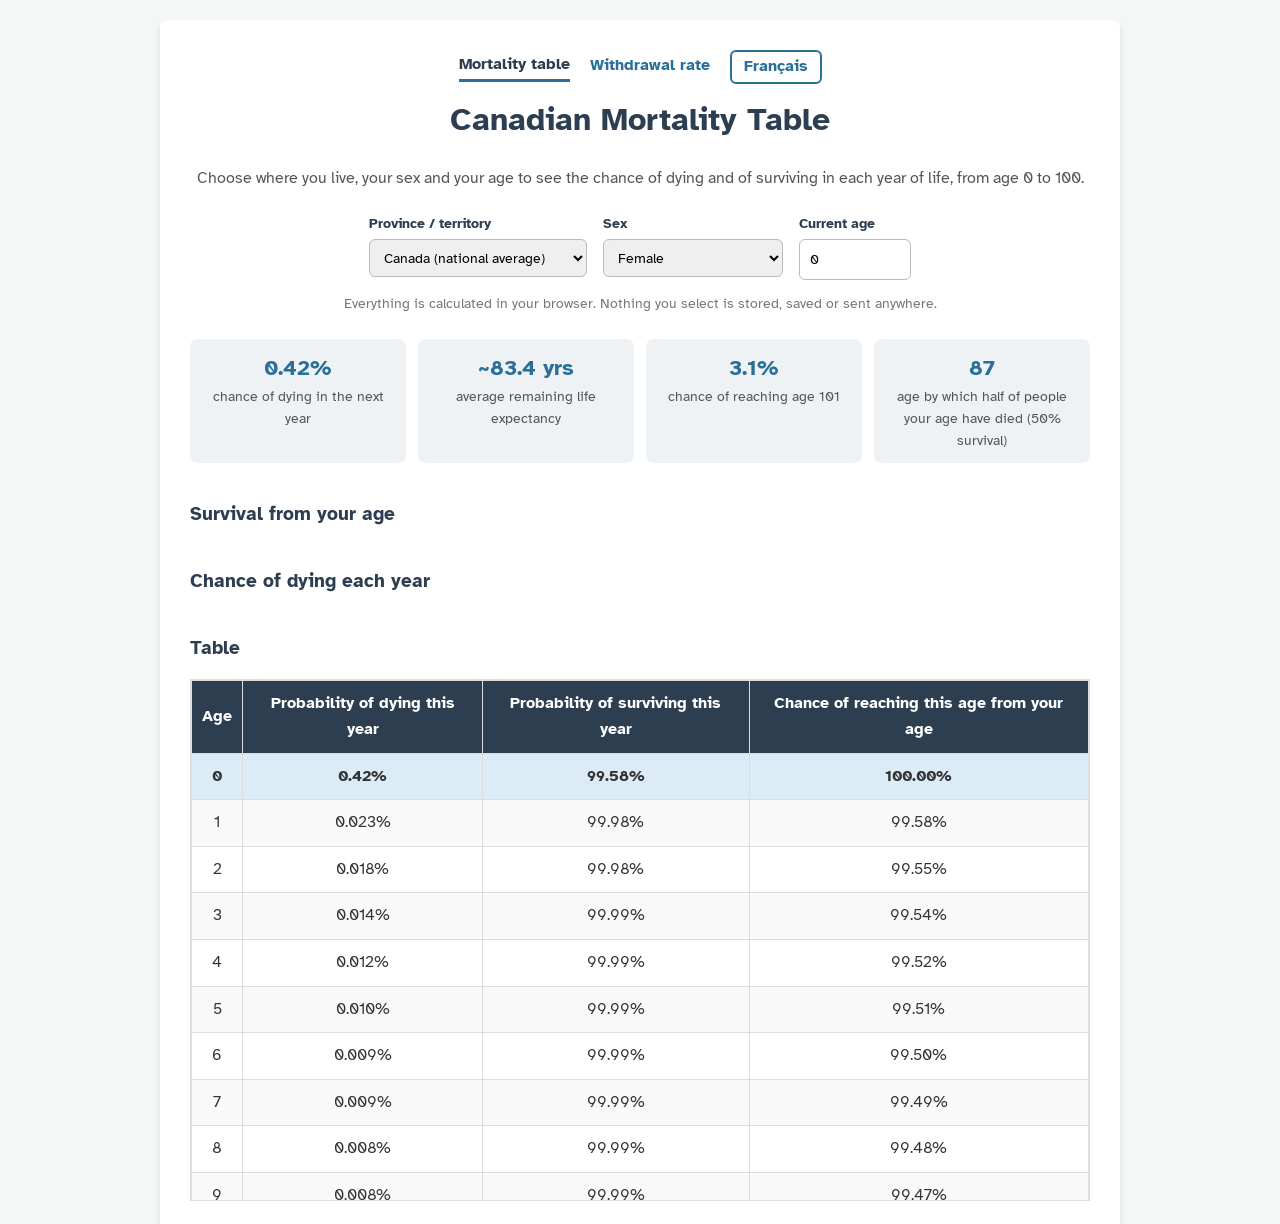
<file: index.html>
<!DOCTYPE html>
<html lang="en-CA">
<head>
    <meta charset="UTF-8">
    <meta name="viewport" content="width=device-width, initial-scale=1.0">
    <title>Canadian Mortality Table</title>
    <link rel="stylesheet" href="styles.css">
</head>
<body>
<div class="container">
    <nav class="nav">
        <a href="index.html" class="nav-link active" data-i18n="nav.table">Mortality table</a>
        <a href="withdrawal.html" class="nav-link" data-i18n="nav.withdrawal">Withdrawal rate</a>
        <button type="button" id="langToggle" class="lang-toggle">Français</button>
    </nav>
    <h1 data-i18n="i.title">Canadian Mortality Table</h1>
    <p class="lead" data-i18n="i.lead"></p>

    <form id="controls" onsubmit="return false">
        <label><span data-i18n="geo"></span>
            <select id="geo"></select>
        </label>
        <label><span data-i18n="sex"></span>
            <select id="sex">
                <option value="female" data-i18n="female">Female</option>
                <option value="male" data-i18n="male">Male</option>
            </select>
        </label>
        <label><span data-i18n="age"></span>
            <input id="age" type="number" min="0" max="100" step="1" value="0">
        </label>
    </form>
    <p class="privacy" data-i18n="privacy.sel"></p>
    <p id="note" class="note" hidden></p>

    <div id="summary" class="summary"></div>

    <h2 data-i18n="i.h1"></h2>
    <div id="chartSurvival" class="chart"></div>
    <h2 data-i18n="i.h2"></h2>
    <div id="chartQ" class="chart"></div>

    <h2 data-i18n="i.h3"></h2>
    <div class="table-wrap">
        <table id="mortalityTable">
            <thead>
                <tr>
                    <th data-i18n="i.th1"></th>
                    <th data-i18n="i.th2"></th>
                    <th data-i18n="i.th3"></th>
                    <th data-i18n="i.th4"></th>
                </tr>
            </thead>
            <tbody></tbody>
        </table>
    </div>

    <div class="sources">
        <h3 data-i18n="src.h"></h3>
        <p data-i18n-html="i.src1"></p>
        <p data-i18n-html="i.src2"></p>
        <p data-i18n-html="i.src3"></p>
        <p data-i18n-html="font"></p>
    </div>
</div>
<script src="https://d3js.org/d3.v7.min.js"></script>
<script src="i18n.js"></script>
<script src="script.js"></script>
</body>
</html>
</file>
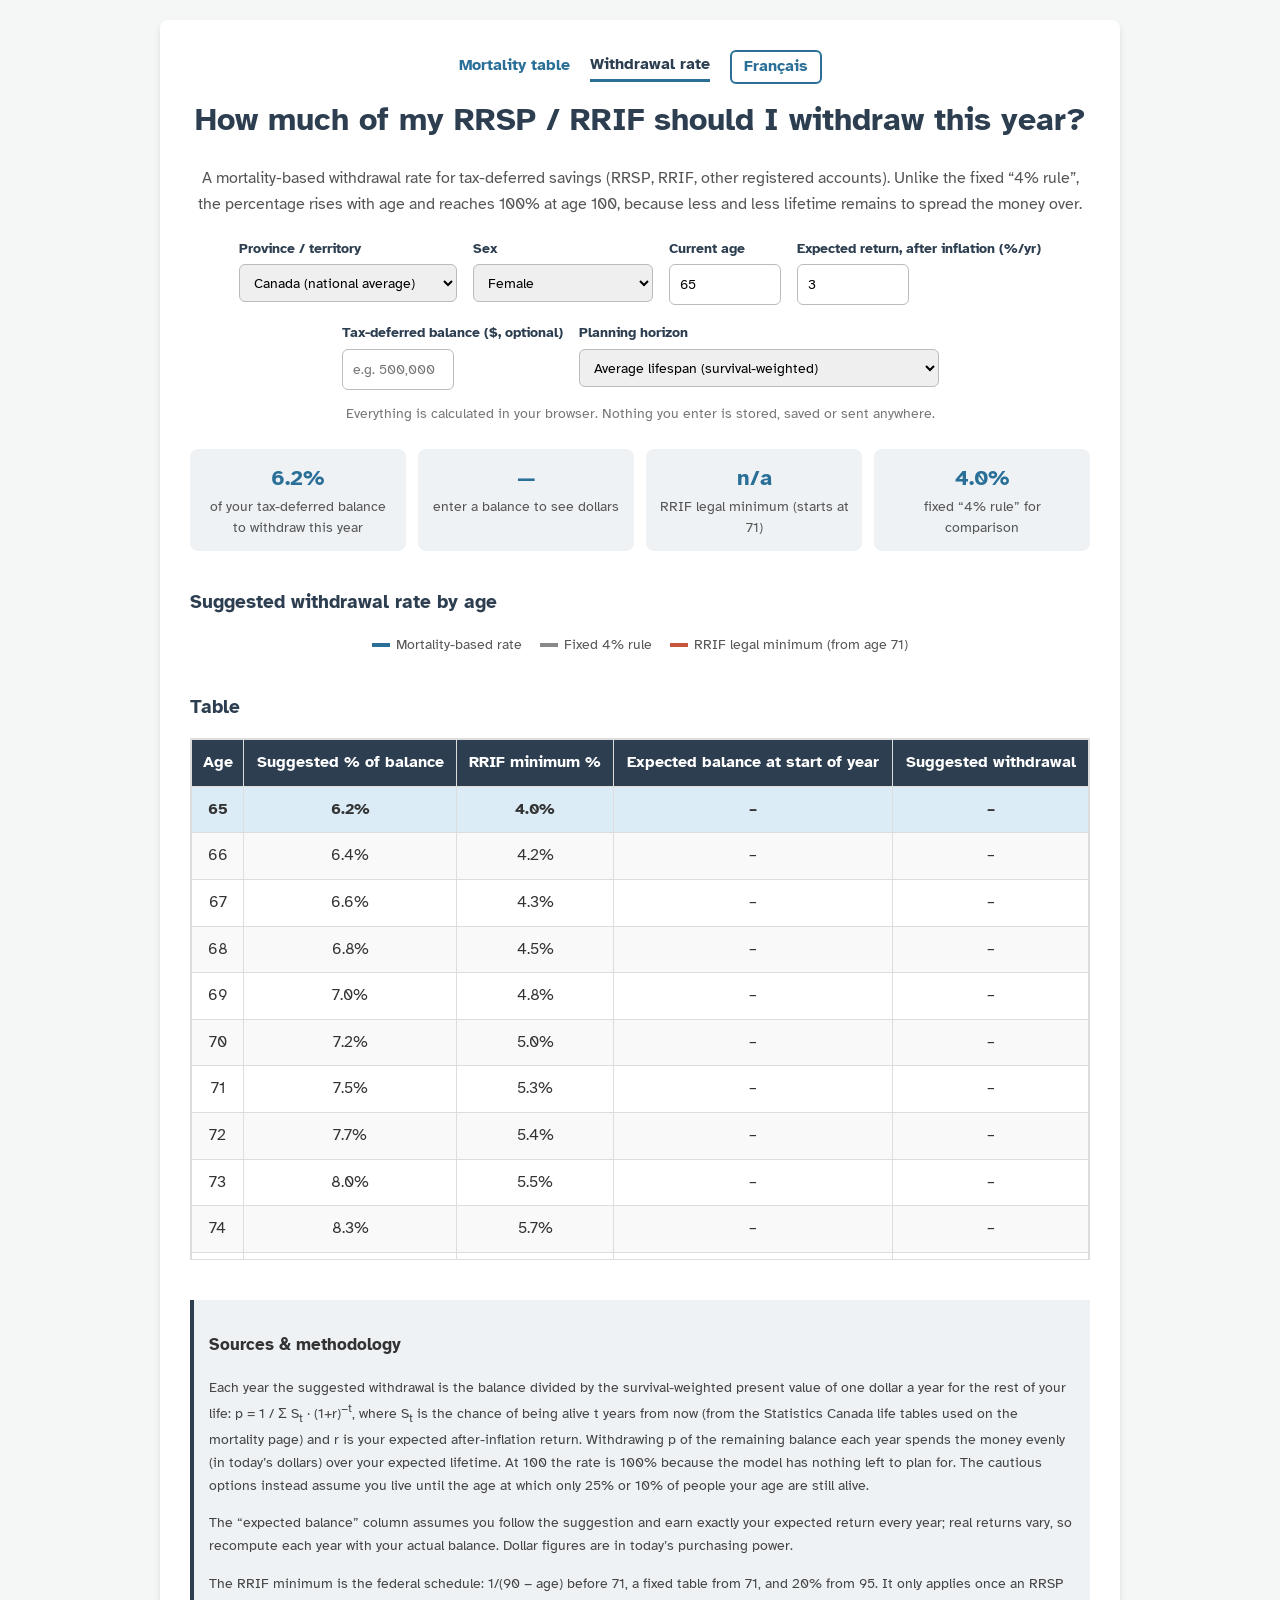
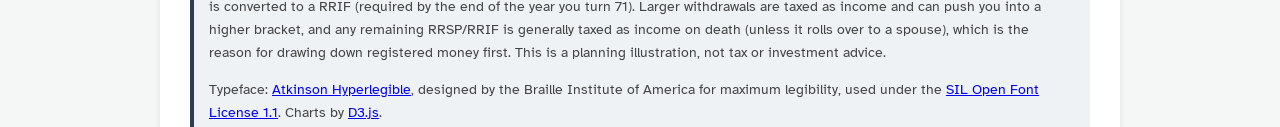
<file: withdrawal.html>
<!DOCTYPE html>
<html lang="en-CA">
<head>
    <meta charset="UTF-8">
    <meta name="viewport" content="width=device-width, initial-scale=1.0">
    <title>Tax-Deferred Withdrawal Rate by Age</title>
    <link rel="stylesheet" href="styles.css">
</head>
<body>
<div class="container">
    <nav class="nav">
        <a href="index.html" class="nav-link" data-i18n="nav.table">Mortality table</a>
        <a href="withdrawal.html" class="nav-link active" data-i18n="nav.withdrawal">Withdrawal rate</a>
        <button type="button" id="langToggle" class="lang-toggle">Français</button>
    </nav>
    <h1 data-i18n="w.title">How much of my RRSP / RRIF should I withdraw this year?</h1>
    <p class="lead" data-i18n-html="w.lead"></p>

    <form id="controls" onsubmit="return false">
        <label><span data-i18n="geo"></span>
            <select id="geo"></select>
        </label>
        <label><span data-i18n="sex"></span>
            <select id="sex">
                <option value="female" data-i18n="female">Female</option>
                <option value="male" data-i18n="male">Male</option>
            </select>
        </label>
        <label><span data-i18n="age"></span>
            <input id="age" type="number" min="0" max="100" step="1" value="65">
        </label>
        <label><span data-i18n="w.ret"></span>
            <input id="ret" type="text" inputmode="decimal" autocomplete="off" value="3">
        </label>
        <label><span data-i18n="w.bal"></span>
            <input id="bal" type="text" inputmode="numeric" autocomplete="off">
        </label>
        <label><span data-i18n="w.mode"></span>
            <select id="mode">
                <option value="expected" data-i18n="w.m1"></option>
                <option value="p25" data-i18n="w.m2"></option>
                <option value="p10" data-i18n="w.m3"></option>
            </select>
        </label>
    </form>
    <p class="privacy" data-i18n="privacy.ent"></p>
    <p id="note" class="note" hidden></p>

    <div id="summary" class="summary"></div>

    <h2 data-i18n="w.h1"></h2>
    <div id="chartW" class="chart"></div>
    <div class="legend">
        <span><i style="background:var(--accent)"></i><span data-i18n="w.l1"></span></span>
        <span><i style="background:#888"></i><span data-i18n="w.l2"></span></span>
        <span><i style="background:var(--accent2)"></i><span data-i18n="w.l3"></span></span>
    </div>

    <h2 data-i18n="w.h2"></h2>
    <div class="table-wrap">
        <table id="wTable">
            <thead>
                <tr>
                    <th data-i18n="i.th1"></th>
                    <th data-i18n="w.th2"></th>
                    <th data-i18n="w.th3"></th>
                    <th data-i18n="w.th4"></th>
                    <th data-i18n="w.th5"></th>
                </tr>
            </thead>
            <tbody></tbody>
        </table>
    </div>

    <div class="sources">
        <h3 data-i18n="src.h"></h3>
        <p data-i18n-html="w.src1"></p>
        <p data-i18n-html="w.src2"></p>
        <p data-i18n-html="w.src3"></p>
        <p data-i18n-html="font"></p>
    </div>
</div>
<script src="https://d3js.org/d3.v7.min.js"></script>
<script src="i18n.js"></script>
<script src="withdrawal.js"></script>
</body>
</html>
</file>
<file: styles.css>
@font-face { font-family:'Atkinson Hyperlegible'; font-weight:400; font-style:normal; font-display:swap; src:url('fonts/AtkinsonHyperlegible-Regular.ttf') format('truetype'); }
@font-face { font-family:'Atkinson Hyperlegible'; font-weight:700; font-style:normal; font-display:swap; src:url('fonts/AtkinsonHyperlegible-Bold.ttf') format('truetype'); }
:root { --ink:#2c3e50; --accent:#2a6f97; --accent2:#c8553d; --bg:#f4f7f6; }
body { font-family:'Atkinson Hyperlegible',sans-serif; background:var(--bg); color:#333; line-height:1.6; padding:20px; margin:0; }
.container { max-width:900px; margin:0 auto; background:#fff; padding:30px; border-radius:8px; box-shadow:0 4px 6px rgba(0,0,0,.1); }
h1 { color:var(--ink); text-align:center; margin-top:0; }
h2 { color:var(--ink); margin-top:36px; font-size:1.2em; }
.lead, .privacy { text-align:center; color:#555; }
.privacy { font-size:.85em; color:#777; }
.note { background:#fff6e0; border-left:4px solid #e0a800; padding:8px 12px; font-size:.9em; }

#controls { display:flex; flex-wrap:wrap; gap:16px; justify-content:center; margin:20px 0 8px; }
#controls label { display:flex; flex-direction:column; font-weight:700; font-size:.9em; color:var(--ink); }
#controls select, #controls input { margin-top:4px; padding:8px 10px; font:inherit; font-weight:400; border:1px solid #bbb; border-radius:6px; min-width:180px; }
#controls input { min-width:90px; width:90px; }

.summary { display:grid; grid-template-columns:repeat(auto-fit,minmax(180px,1fr)); gap:12px; margin:24px 0; }
.summary div { background:#eef2f5; border-radius:8px; padding:12px; font-size:.85em; color:#555; text-align:center; }
.summary span { display:block; font-size:1.6em; font-weight:700; color:var(--accent); }

.chart { position:relative; }
.line { fill:none; stroke:var(--accent); stroke-width:3; }
.line.alt { stroke:var(--accent2); }
.area { fill:var(--accent); opacity:.15; }
.half { stroke:#888; stroke-dasharray:4 4; }
.agemark { stroke:var(--ink); stroke-dasharray:3 3; opacity:.5; }
.dot { fill:#fff; stroke:var(--ink); stroke-width:2; pointer-events:none; }
.grid line { stroke:#e5e5e5; }
/* d3-axis sets font-family="sans-serif" on the axis <g>; override it via CSS */
.axis, .axis text { font-family:'Atkinson Hyperlegible',sans-serif; font-size:12px; }
.axis text { fill:#555; }
.label { font-size:12px; fill:#555; font-family:inherit; }
.tip { position:absolute; background:#fff; border:1px solid #ccc; border-radius:6px; padding:6px 10px; font-size:.85em; pointer-events:none; box-shadow:0 2px 6px rgba(0,0,0,.15); }

.table-wrap { max-height:520px; overflow:auto; border:1px solid #ddd; }
table { width:100%; border-collapse:collapse; }
th, td { padding:10px; border:1px solid #ddd; text-align:center; }
th { background:var(--ink); color:#fff; position:sticky; top:0; }
tr:nth-child(even) { background:#f9f9f9; }
tr.past td { color:#aaa; }
tr.current td { background:#dcecf7; font-weight:700; }
tr:hover { background:#f1f1f1; }

.nav { display:flex; gap:20px; justify-content:center; margin-bottom:10px; }
.nav a { color:var(--accent); font-weight:700; text-decoration:none; padding-bottom:2px; }
.nav a.active { border-bottom:3px solid var(--accent); color:var(--ink); }
.nav { align-items:center; }
.lang-toggle { font:inherit; font-weight:700; color:var(--accent); background:#fff; border:2px solid var(--accent); border-radius:6px; padding:2px 12px; cursor:pointer; }
.lang-toggle:hover { background:var(--accent); color:#fff; }
.legend { display:flex; flex-wrap:wrap; gap:18px; justify-content:center; font-size:.85em; color:#555; margin-top:6px; }
.legend i { display:inline-block; width:18px; height:4px; margin-right:6px; vertical-align:middle; }
#controls select#mode { min-width:260px; }

.sources { margin-top:40px; padding:15px; background:#eef2f5; border-left:4px solid var(--ink); font-size:.9em; }
.sources p { text-align:left; color:#444; }
</file>
